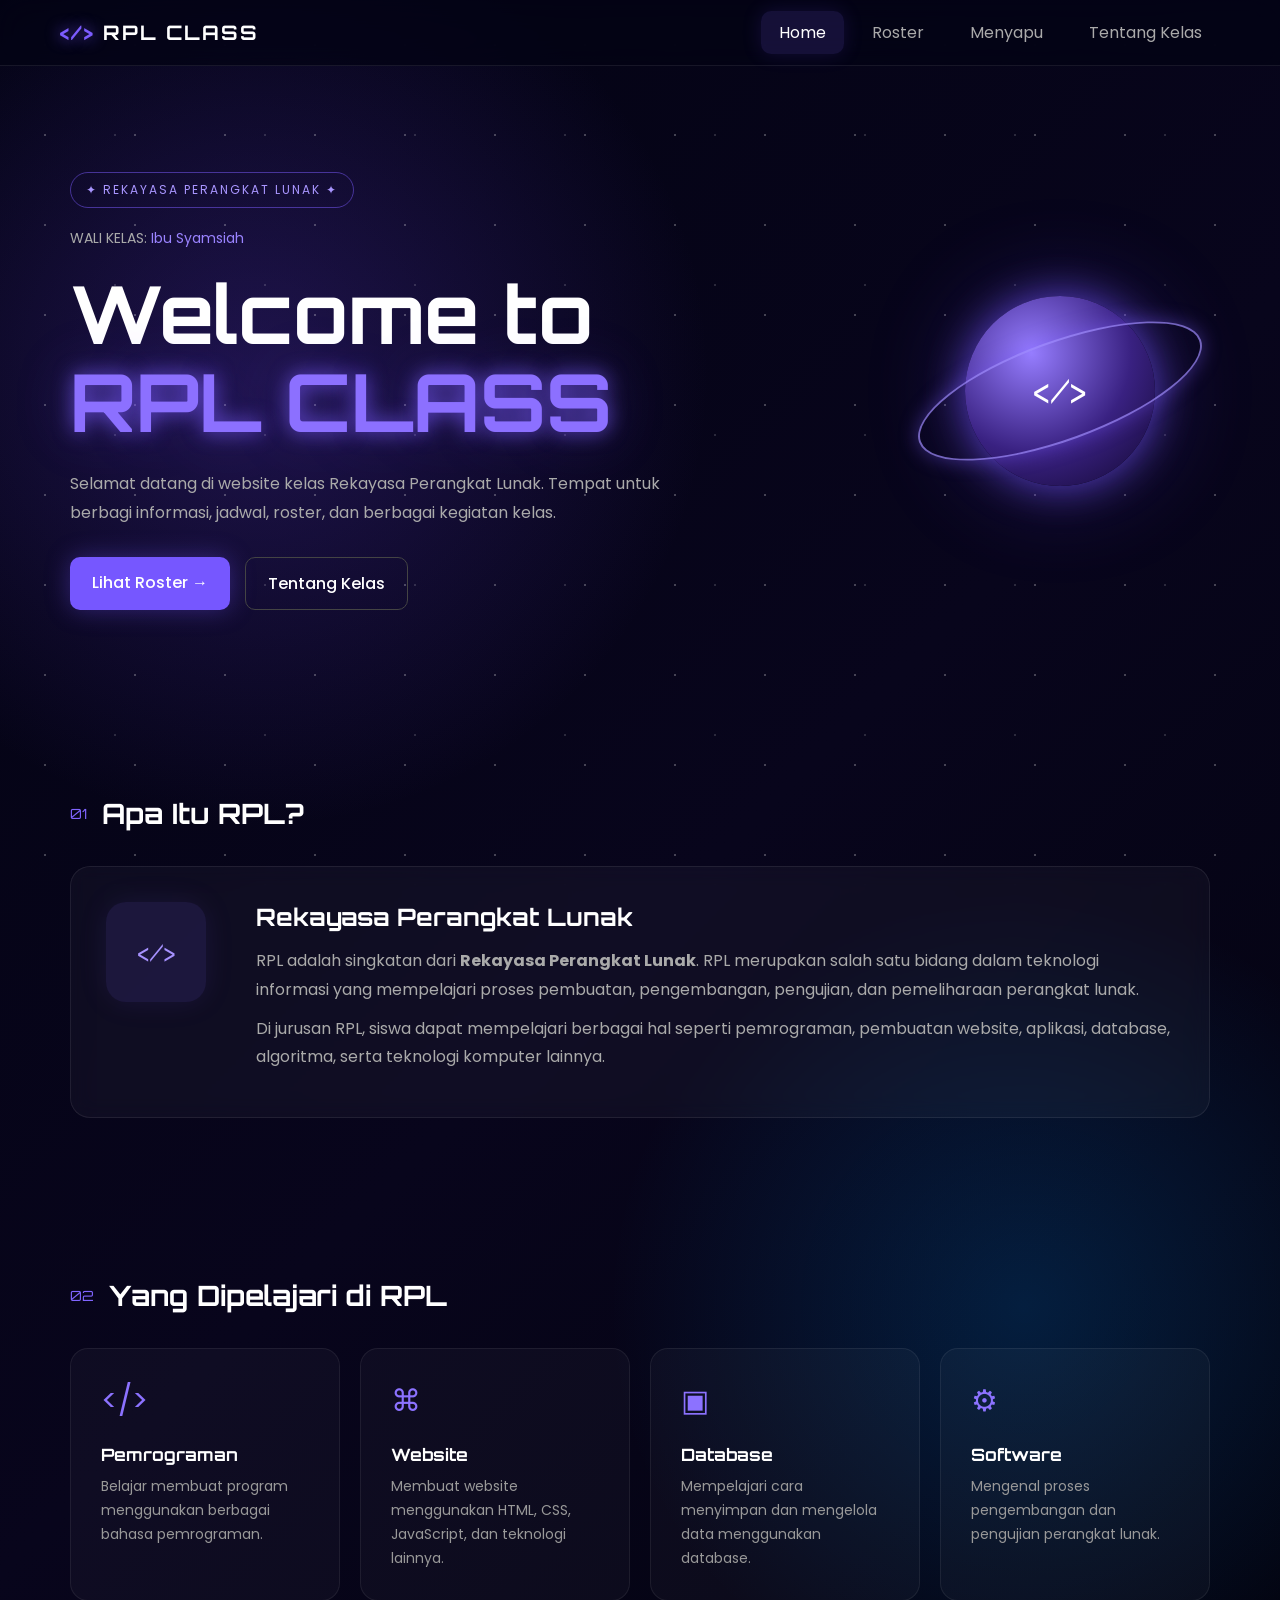
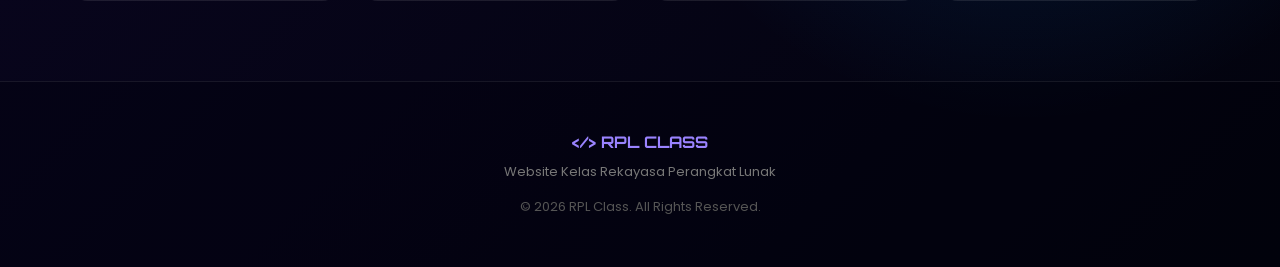
<file: index.html>
<!DOCTYPE html>
<html lang="id">
<head>
    <meta charset="UTF-8">
    <meta name="viewport" content="width=device-width, initial-scale=1.0">
    <title>Kelas RPL | Home</title>

    <link rel="stylesheet" href="style.css">
</head>

<body>

    <!-- NAVBAR -->
    <header>
        <nav class="navbar">

            <div class="logo">
                <span>&lt;/&gt;</span> RPL CLASS
            </div>

            <ul class="nav-menu">
                <li><a href="index.html" class="active">Home</a></li>
                <li><a href="roster.html">Roster</a></li>
                 <li><a href="menyapu.html">Menyapu</a></li>
                <li><a href="tentang.html">Tentang Kelas</a></li>
            </ul>

            <div class="menu-btn" onclick="toggleMenu()">
                ☰
            </div>

        </nav>
    </header>


    <!-- HERO -->
    <section class="hero">

        <div class="hero-content">

            <div class="badge">
                ✦ REKAYASA PERANGKAT LUNAK ✦
            </div>

            <!-- GANTI NAMA WALI KELAS DI SINI -->
            <h3>WALI KELAS: <span>Ibu Syamsiah</span></h3>

            <h1>
                Welcome to<br>
                <span>RPL CLASS</span>
            </h1>

            <p>
                Selamat datang di website kelas Rekayasa Perangkat Lunak.
                Tempat untuk berbagi informasi, jadwal, roster,
                dan berbagai kegiatan kelas.
            </p>

            <div class="hero-buttons">
                <a href="roster.html" class="btn primary">
                    Lihat Roster →
                </a>

                <a href="tentang.html" class="btn secondary">
                    Tentang Kelas
                </a>
            </div>

        </div>

        <div class="planet">
            <div class="planet-ring"></div>
            <div class="planet-core">
                &lt;/&gt;
            </div>
        </div>

    </section>


    <!-- APA ITU RPL -->
    <section class="section">

        <div class="section-title">
            <span>01</span>
            <h2>Apa Itu RPL?</h2>
        </div>

        <div class="rpl-card">

            <div class="rpl-icon">
                &lt;/&gt;
            </div>

            <div>
                <h2>Rekayasa Perangkat Lunak</h2>

                <p>
                    RPL adalah singkatan dari
                    <strong>Rekayasa Perangkat Lunak</strong>.
                    RPL merupakan salah satu bidang dalam teknologi
                    informasi yang mempelajari proses pembuatan,
                    pengembangan, pengujian, dan pemeliharaan perangkat lunak.
                </p>

                <p>
                    Di jurusan RPL, siswa dapat mempelajari berbagai hal
                    seperti pemrograman, pembuatan website, aplikasi,
                    database, algoritma, serta teknologi komputer lainnya.
                </p>
            </div>

        </div>

    </section>


    <!-- YANG DIPELAJARI -->
    <section class="section">

        <div class="section-title">
            <span>02</span>
            <h2>Yang Dipelajari di RPL</h2>
        </div>

        <div class="cards">

            <div class="card">
                <div class="card-icon">&lt;/&gt;</div>
                <h3>Pemrograman</h3>
                <p>
                    Belajar membuat program menggunakan berbagai
                    bahasa pemrograman.
                </p>
            </div>

            <div class="card">
                <div class="card-icon">⌘</div>
                <h3>Website</h3>
                <p>
                    Membuat website menggunakan HTML, CSS,
                    JavaScript, dan teknologi lainnya.
                </p>
            </div>

            <div class="card">
                <div class="card-icon">▣</div>
                <h3>Database</h3>
                <p>
                    Mempelajari cara menyimpan dan mengelola
                    data menggunakan database.
                </p>
            </div>

            <div class="card">
                <div class="card-icon">⚙</div>
                <h3>Software</h3>
                <p>
                    Mengenal proses pengembangan dan pengujian
                    perangkat lunak.
                </p>
            </div>

        </div>

    </section>


    <!-- FOOTER -->
    <footer>
        <div class="footer-logo">&lt;/&gt; RPL CLASS</div>

        <p>
            Website Kelas Rekayasa Perangkat Lunak
        </p>

        <p class="copyright">
            © 2026 RPL Class. All Rights Reserved.
        </p>
    </footer>


    <script src="script.js"></script>

</body>
</html>
</file>
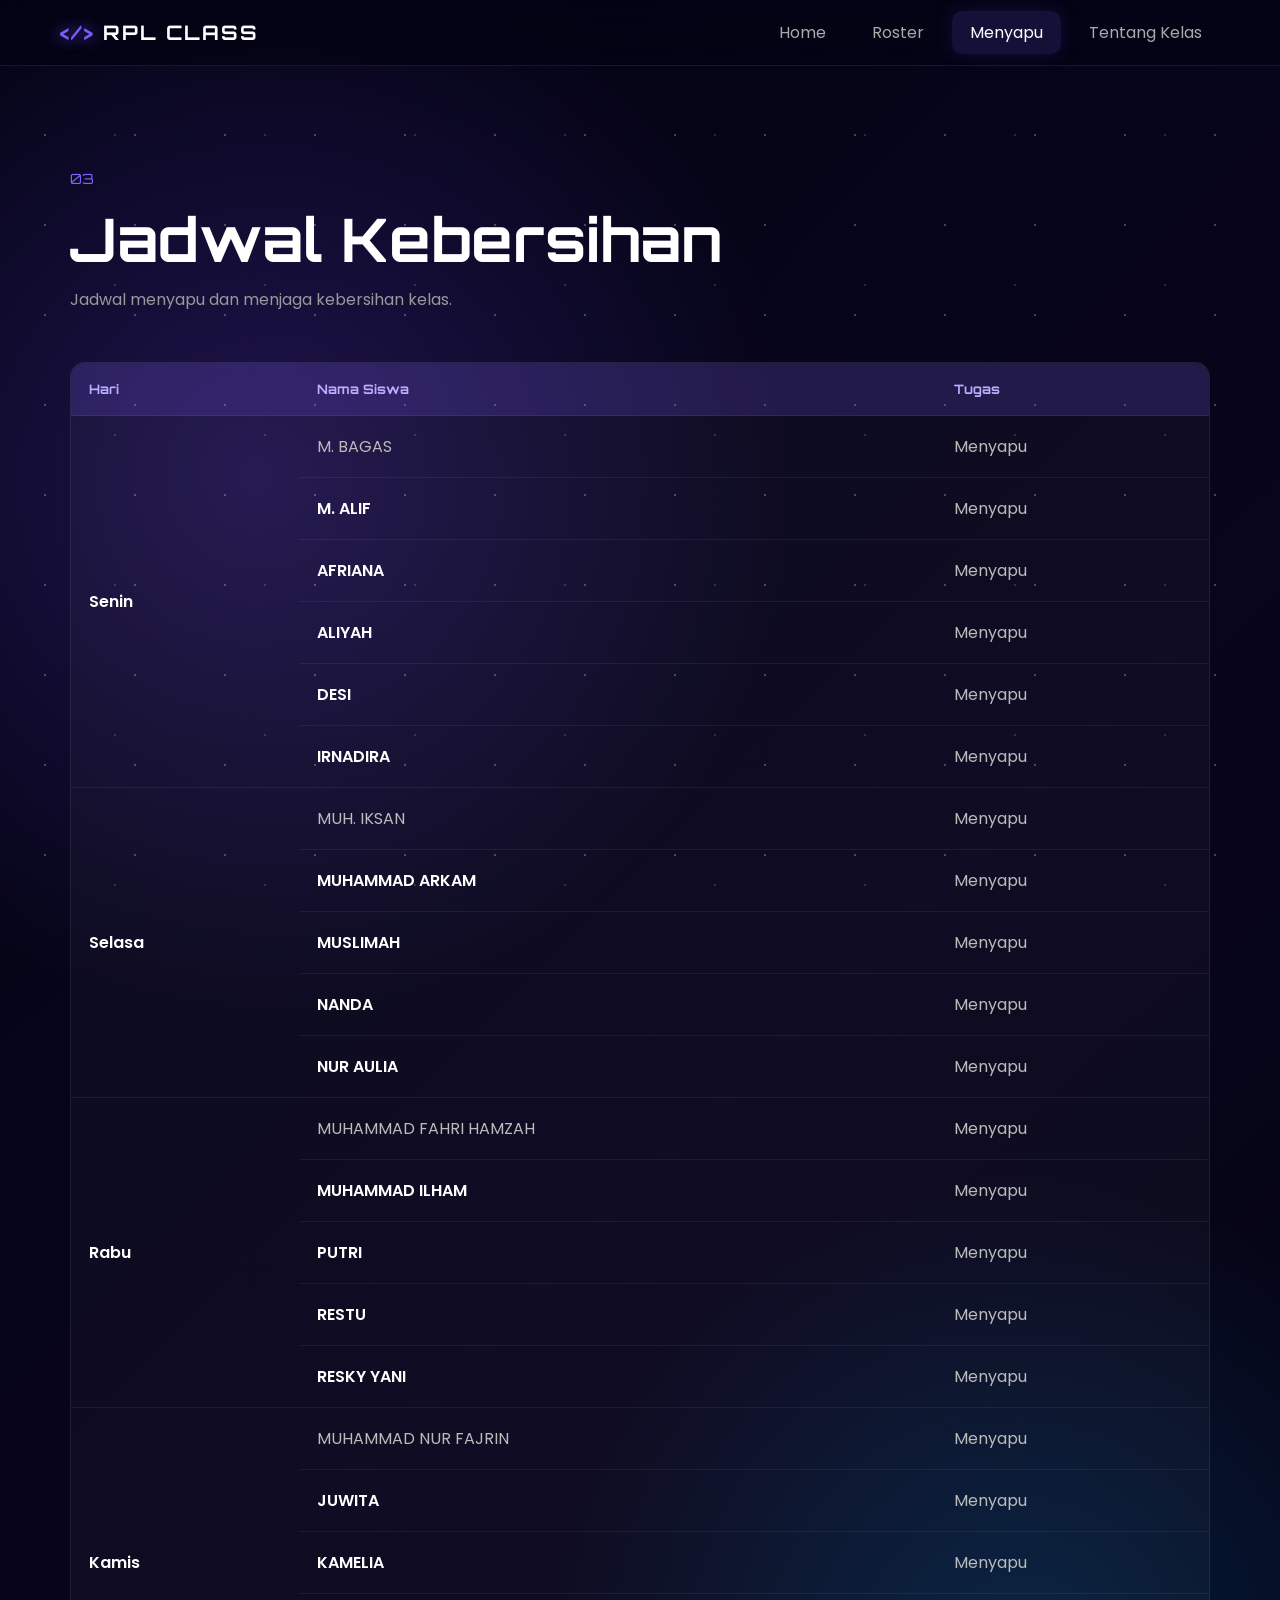
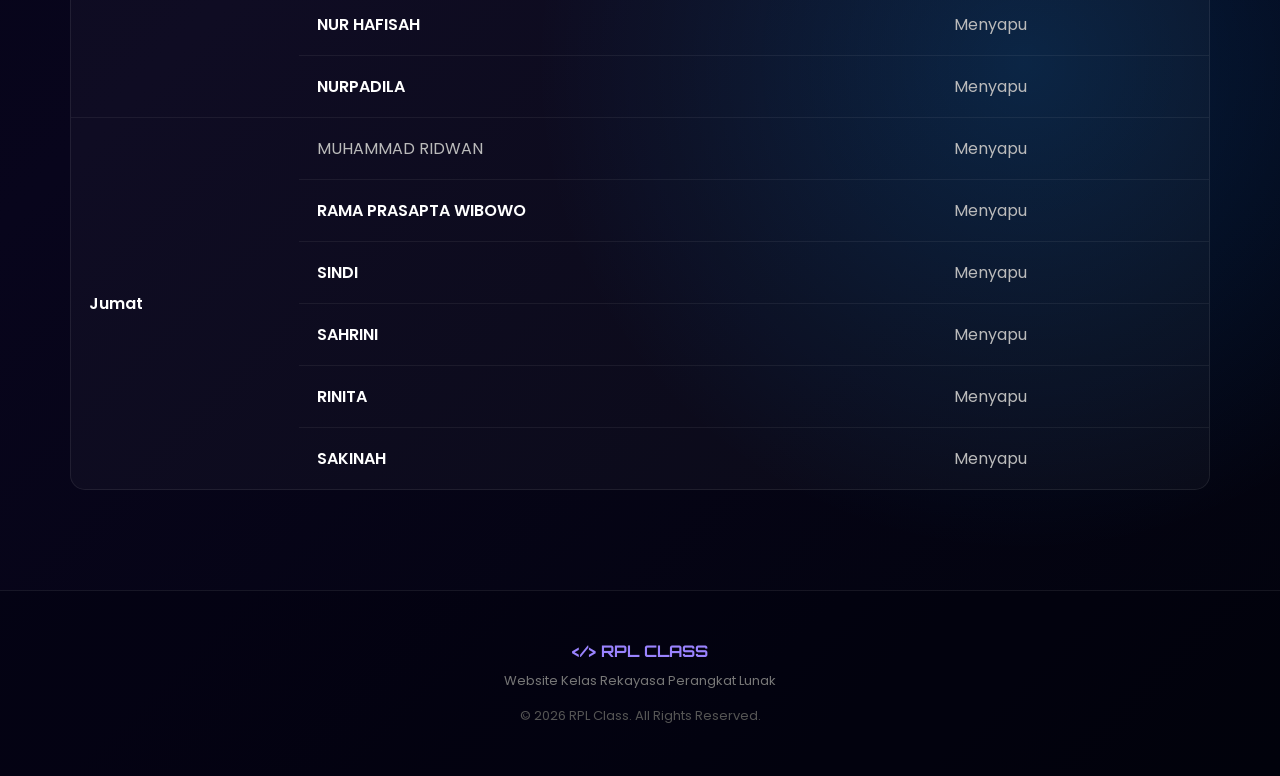
<file: menyapu.html>
<!DOCTYPE html>
<html lang="id">
<head>
    <meta charset="UTF-8">
    <meta name="viewport" content="width=device-width, initial-scale=1.0">

    <title>Kelas RPL | Jadwal Menyapu</title>

    <link rel="stylesheet" href="style.css">
</head>

<body>

    <!-- NAVBAR -->
    <header>
        <nav class="navbar">

            <div class="logo">
                <span>&lt;/&gt;</span> RPL CLASS
            </div>

            <ul class="nav-menu">
                <li><a href="index.html">Home</a></li>
                <li><a href="roster.html">Roster</a></li>
                <li><a href="menyapu.html" class="active">Menyapu</a></li>
                <li><a href="tentang.html">Tentang Kelas</a></li>
            </ul>

            <div class="menu-btn" onclick="toggleMenu()">
                ☰
            </div>

        </nav>
    </header>


    <!-- CONTENT -->
    <main class="page">

        <div class="page-title">

            <span>03</span>

            <h1>Jadwal Kebersihan</h1>

            <p>
                Jadwal menyapu dan menjaga kebersihan kelas.
            </p>

        </div>


        <div class="table-container">

            <table>

                <thead>
                    <tr>
                        <th>Hari</th>
                        <th>Nama Siswa</th>
                        <th>Tugas</th>
                    </tr>
                </thead>

                <tbody>

                    <!-- SENIN -->

                    <tr>
                        <td rowspan="6">Senin</td>
                        <td>M. BAGAS</td>
                        <td>Menyapu</td>
                    </tr>

                    <tr>
                        <td>M. ALIF</td>
                        <td>Menyapu</td>
                    </tr>

                    <tr>
                        <td>AFRIANA</td>
                        <td>Menyapu</td>
                    </tr>

                    <tr>
                        <td>ALIYAH</td>
                        <td>Menyapu</td>
                    </tr>

                    <tr>
                        <td>DESI</td>
                        <td>Menyapu</td>
                    </tr>

                    <tr>
                        <td>IRNADIRA</td>
                        <td>Menyapu</td>
                    </tr>


                    <!-- SELASA -->

                    <tr>
                        <td rowspan="5">Selasa</td>
                        <td>MUH. IKSAN</td>
                        <td>Menyapu</td>
                    </tr>

                    <tr>
                        <td>MUHAMMAD ARKAM</td>
                        <td>Menyapu</td>
                    </tr>

                    <tr>
                        <td>MUSLIMAH</td>
                        <td>Menyapu</td>
                    </tr>

                    <tr>
                        <td>NANDA</td>
                        <td>Menyapu</td>
                    </tr>

                    <tr>
                        <td>NUR AULIA</td>
                        <td>Menyapu</td>
                    </tr>


                    <!-- RABU -->

                    <tr>
                        <td rowspan="5">Rabu</td>
                        <td>MUHAMMAD FAHRI HAMZAH</td>
                        <td>Menyapu</td>
                    </tr>

                    <tr>
                        <td>MUHAMMAD ILHAM</td>
                        <td>Menyapu</td>
                    </tr>

                    <tr>
                        <td>PUTRI</td>
                        <td>Menyapu</td>
                    </tr>

                    <tr>
                        <td>RESTU</td>
                        <td>Menyapu</td>
                    </tr>

                    <tr>
                        <td>RESKY YANI</td>
                        <td>Menyapu</td>
                    </tr>


                    <!-- KAMIS -->

                    <tr>
                        <td rowspan="5">Kamis</td>
                        <td>MUHAMMAD NUR FAJRIN</td>
                        <td>Menyapu</td>
                    </tr>

                    <tr>
                        <td>JUWITA</td>
                        <td>Menyapu</td>
                    </tr>

                    <tr>
                        <td>KAMELIA</td>
                        <td>Menyapu</td>
                    </tr>

                    <tr>
                        <td>NUR HAFISAH</td>
                        <td>Menyapu</td>
                    </tr>

                    <tr>
                        <td>NURPADILA</td>
                        <td>Menyapu</td>
                    </tr>


                    <!-- JUMAT -->

                    <tr>
                        <td rowspan="6">Jumat</td>
                        <td>MUHAMMAD RIDWAN</td>
                        <td>Menyapu</td>
                    </tr>

                    <tr>
                        <td>RAMA PRASAPTA WIBOWO</td>
                        <td>Menyapu</td>
                    </tr>

                    <tr>
                        <td>SINDI</td>
                        <td>Menyapu</td>
                    </tr>

                    <tr>
                        <td>SAHRINI</td>
                        <td>Menyapu</td>
                    </tr>

                    <tr>
                        <td>RINITA</td>
                        <td>Menyapu</td>
                    </tr>

                    <tr>
                        <td>SAKINAH</td>
                        <td>Menyapu</td>
                    </tr>

                </tbody>

            </table>

        </div>

    </main>


    <!-- FOOTER -->

    <footer>

        <div class="footer-logo">
            &lt;/&gt; RPL CLASS
        </div>

        <p>
            Website Kelas Rekayasa Perangkat Lunak
        </p>

        <p class="copyright">
            © 2026 RPL Class. All Rights Reserved.
        </p>

    </footer>


    <script src="script.js"></script>

</body>
</html>
</file>
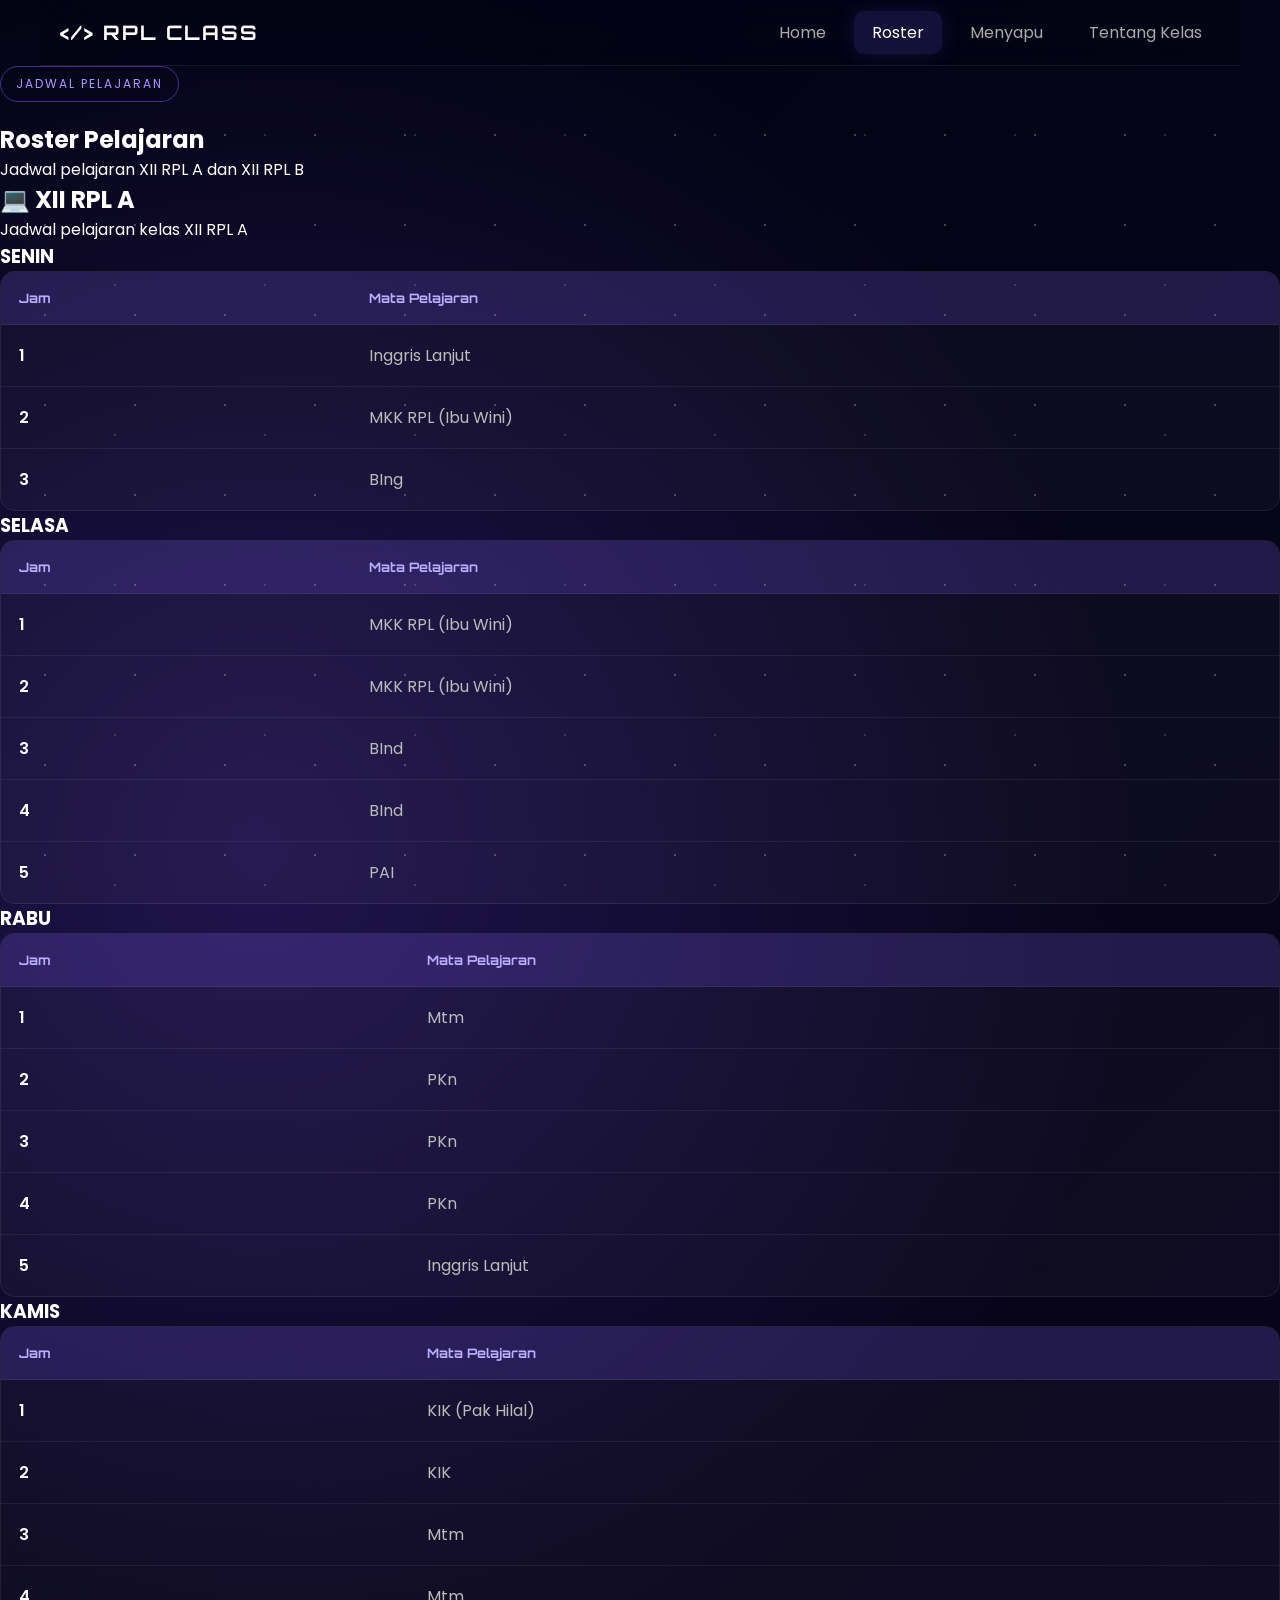
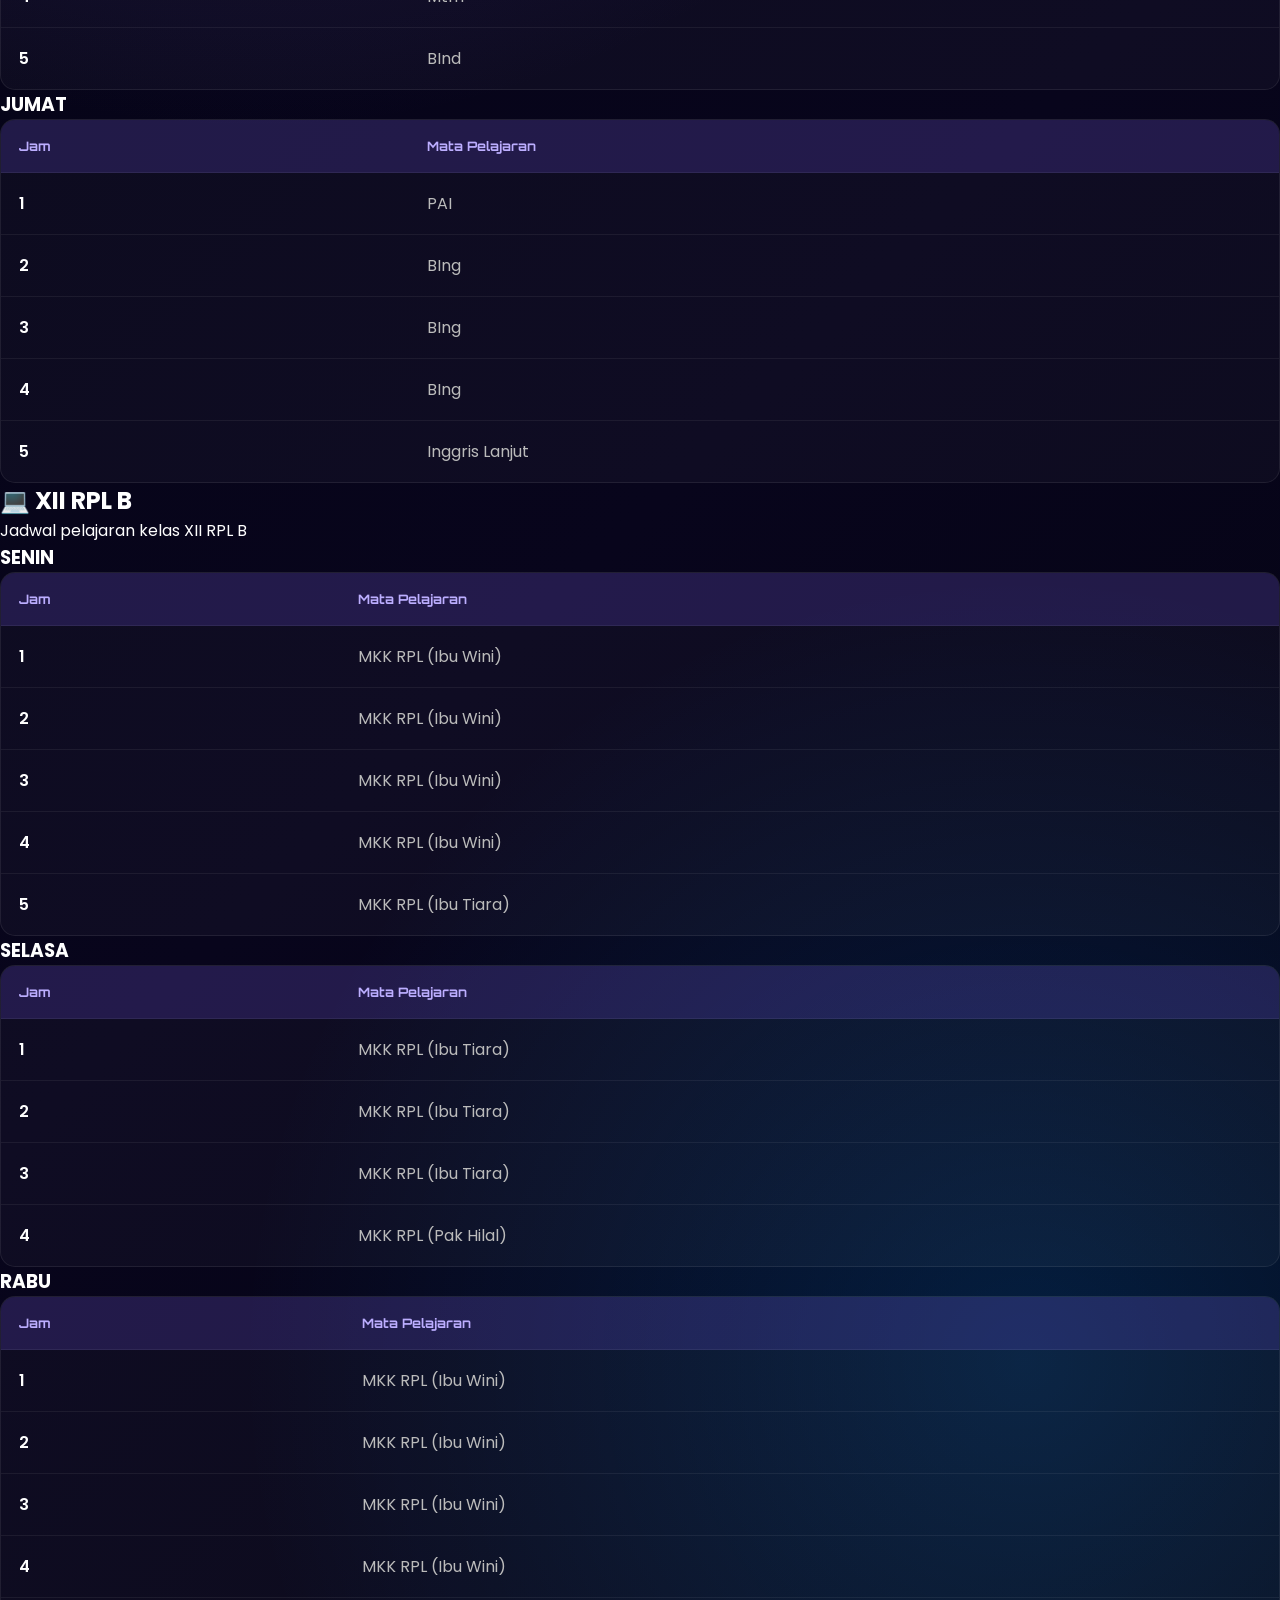
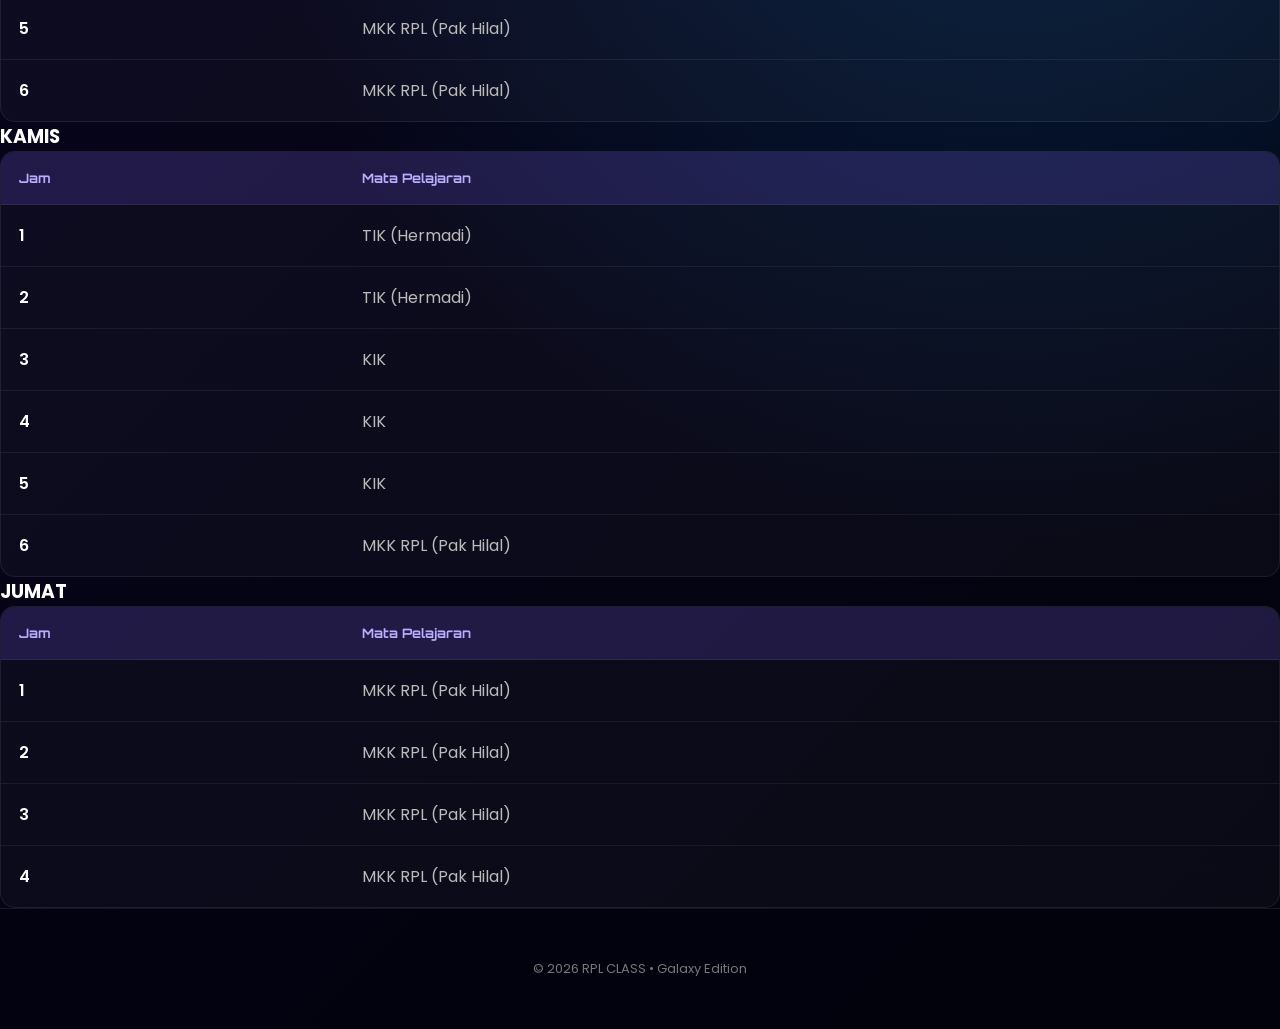
<file: roster.html>
<!DOCTYPE html>
<html lang="id">
<head>
    <meta charset="UTF-8">
    <meta name="viewport" content="width=device-width, initial-scale=1.0">
    <title>Roster Pelajaran | RPL CLASS</title>
    <link rel="stylesheet" href="style.css">
</head>

<body>

<header class="navbar">
    <div class="logo">&lt;/&gt; RPL CLASS</div>

    <ul class="nav-menu">
        <li><a href="index.html">Home</a></li>
        <li><a href="roster.html" class="active">Roster</a></li>
        <li><a href="menyapu.html">Menyapu</a></li>
        <li><a href="tentang.html">Tentang Kelas</a></li>
    </ul>

    <button class="menu-btn" onclick="toggleMenu()">☰</button>
</header>


<main class="container">

    <section class="page-header">
        <span class="badge">JADWAL PELAJARAN</span>
        <h1>Roster Pelajaran</h1>
        <p>Jadwal pelajaran XII RPL A dan XII RPL B</p>
    </section>


    <!-- ================= XII RPL A ================= -->

    <div class="roster-heading">
        <h2>💻 XII RPL A</h2>
        <p>Jadwal pelajaran kelas XII RPL A</p>
    </div>


    <!-- SENIN -->
    <div class="day-title">
        <h3>SENIN</h3>
    </div>

    <div class="table-container">
        <table>
            <thead>
                <tr>
                    <th>Jam</th>
                    <th>Mata Pelajaran</th>
                </tr>
            </thead>

            <tbody>
                <tr>
                    <td>1</td>
                    <td>Inggris Lanjut</td>
                </tr>
                <tr>
                    <td>2</td>
                    <td>MKK RPL <span class="guru">(Ibu Wini)</span></td>
                </tr>
                <tr>
                    <td>3</td>
                    <td>BIng</td>
                </tr>
            </tbody>
        </table>
    </div>


    <!-- SELASA -->
    <div class="day-title">
        <h3>SELASA</h3>
    </div>

    <div class="table-container">
        <table>
            <thead>
                <tr>
                    <th>Jam</th>
                    <th>Mata Pelajaran</th>
                </tr>
            </thead>

            <tbody>
                <tr>
                    <td>1</td>
                    <td>MKK RPL <span class="guru">(Ibu Wini)</span></td>
                </tr>
                <tr>
                    <td>2</td>
                    <td>MKK RPL <span class="guru">(Ibu Wini)</span></td>
                </tr>
                <tr>
                    <td>3</td>
                    <td>BInd</td>
                </tr>
                <tr>
                    <td>4</td>
                    <td>BInd</td>
                </tr>
                <tr>
                    <td>5</td>
                    <td>PAI</td>
                </tr>
            </tbody>
        </table>
    </div>


    <!-- RABU -->
    <div class="day-title">
        <h3>RABU</h3>
    </div>

    <div class="table-container">
        <table>
            <thead>
                <tr>
                    <th>Jam</th>
                    <th>Mata Pelajaran</th>
                </tr>
            </thead>

            <tbody>
                <tr>
                    <td>1</td>
                    <td>Mtm</td>
                </tr>
                <tr>
                    <td>2</td>
                    <td>PKn</td>
                </tr>
                <tr>
                    <td>3</td>
                    <td>PKn</td>
                </tr>
                <tr>
                    <td>4</td>
                    <td>PKn</td>
                </tr>
                <tr>
                    <td>5</td>
                    <td>Inggris Lanjut</td>
                </tr>
            </tbody>
        </table>
    </div>


    <!-- KAMIS -->
    <div class="day-title">
        <h3>KAMIS</h3>
    </div>

    <div class="table-container">
        <table>
            <thead>
                <tr>
                    <th>Jam</th>
                    <th>Mata Pelajaran</th>
                </tr>
            </thead>

            <tbody>
                <tr>
                    <td>1</td>
                    <td>KIK <span class="guru">(Pak Hilal)</span></td>
                </tr>
                <tr>
                    <td>2</td>
                    <td>KIK</td>
                </tr>
                <tr>
                    <td>3</td>
                    <td>Mtm</td>
                </tr>
                <tr>
                    <td>4</td>
                    <td>Mtm</td>
                </tr>
                <tr>
                    <td>5</td>
                    <td>BInd</td>
                </tr>
            </tbody>
        </table>
    </div>


    <!-- JUMAT -->
    <div class="day-title">
        <h3>JUMAT</h3>
    </div>

    <div class="table-container">
        <table>
            <thead>
                <tr>
                    <th>Jam</th>
                    <th>Mata Pelajaran</th>
                </tr>
            </thead>

            <tbody>
                <tr>
                    <td>1</td>
                    <td>PAI</td>
                </tr>
                <tr>
                    <td>2</td>
                    <td>BIng</td>
                </tr>
                <tr>
                    <td>3</td>
                    <td>BIng</td>
                </tr>
                <tr>
                    <td>4</td>
                    <td>BIng</td>
                </tr>
                <tr>
                    <td>5</td>
                    <td>Inggris Lanjut</td>
                </tr>
            </tbody>
        </table>
    </div>



    <!-- ================= XII RPL B ================= -->

    <div class="roster-heading roster-b">
        <h2>💻 XII RPL B</h2>
        <p>Jadwal pelajaran kelas XII RPL B</p>
    </div>


    <!-- SENIN -->
    <div class="day-title">
        <h3>SENIN</h3>
    </div>

    <div class="table-container">
        <table>
            <thead>
                <tr>
                    <th>Jam</th>
                    <th>Mata Pelajaran</th>
                </tr>
            </thead>

            <tbody>
                <tr>
                    <td>1</td>
                    <td>MKK RPL <span class="guru">(Ibu Wini)</span></td>
                </tr>
                <tr>
                    <td>2</td>
                    <td>MKK RPL <span class="guru">(Ibu Wini)</span></td>
                </tr>
                <tr>
                    <td>3</td>
                    <td>MKK RPL <span class="guru">(Ibu Wini)</span></td>
                </tr>
                <tr>
                    <td>4</td>
                    <td>MKK RPL <span class="guru">(Ibu Wini)</span></td>
                </tr>
                <tr>
                    <td>5</td>
                    <td>MKK RPL <span class="guru">(Ibu Tiara)</span></td>
                </tr>
            </tbody>
        </table>
    </div>


    <!-- SELASA -->
    <div class="day-title">
        <h3>SELASA</h3>
    </div>

    <div class="table-container">
        <table>
            <thead>
                <tr>
                    <th>Jam</th>
                    <th>Mata Pelajaran</th>
                </tr>
            </thead>

            <tbody>
                <tr>
                    <td>1</td>
                    <td>MKK RPL <span class="guru">(Ibu Tiara)</span></td>
                </tr>
                <tr>
                    <td>2</td>
                    <td>MKK RPL <span class="guru">(Ibu Tiara)</span></td>
                </tr>
                <tr>
                    <td>3</td>
                    <td>MKK RPL <span class="guru">(Ibu Tiara)</span></td>
                </tr>
                <tr>
                    <td>4</td>
                    <td>MKK RPL <span class="guru">(Pak Hilal)</span></td>
                </tr>
            </tbody>
        </table>
    </div>


    <!-- RABU -->
    <div class="day-title">
        <h3>RABU</h3>
    </div>

    <div class="table-container">
        <table>
            <thead>
                <tr>
                    <th>Jam</th>
                    <th>Mata Pelajaran</th>
                </tr>
            </thead>

            <tbody>
                <tr>
                    <td>1</td>
                    <td>MKK RPL <span class="guru">(Ibu Wini)</span></td>
                </tr>
                <tr>
                    <td>2</td>
                    <td>MKK RPL <span class="guru">(Ibu Wini)</span></td>
                </tr>
                <tr>
                    <td>3</td>
                    <td>MKK RPL <span class="guru">(Ibu Wini)</span></td>
                </tr>
                <tr>
                    <td>4</td>
                    <td>MKK RPL <span class="guru">(Ibu Wini)</span></td>
                </tr>
                <tr>
                    <td>5</td>
                    <td>MKK RPL <span class="guru">(Pak Hilal)</span></td>
                </tr>
                <tr>
                    <td>6</td>
                    <td>MKK RPL <span class="guru">(Pak Hilal)</span></td>
                </tr>
            </tbody>
        </table>
    </div>


    <!-- KAMIS -->
    <div class="day-title">
        <h3>KAMIS</h3>
    </div>

    <div class="table-container">
        <table>
            <thead>
                <tr>
                    <th>Jam</th>
                    <th>Mata Pelajaran</th>
                </tr>
            </thead>

            <tbody>
                <tr>
                    <td>1</td>
                    <td>TIK <span class="guru">(Hermadi)</span></td>
                </tr>
                <tr>
                    <td>2</td>
                    <td>TIK <span class="guru">(Hermadi)</span></td>
                </tr>
                <tr>
                    <td>3</td>
                    <td>KIK</td>
                </tr>
                <tr>
                    <td>4</td>
                    <td>KIK</td>
                </tr>
                <tr>
                    <td>5</td>
                    <td>KIK</td>
                </tr>
                <tr>
                    <td>6</td>
                    <td>MKK RPL <span class="guru">(Pak Hilal)</span></td>
                </tr>
            </tbody>
        </table>
    </div>


    <!-- JUMAT -->
    <div class="day-title">
        <h3>JUMAT</h3>
    </div>

    <div class="table-container">
        <table>
            <thead>
                <tr>
                    <th>Jam</th>
                    <th>Mata Pelajaran</th>
                </tr>
            </thead>

            <tbody>
                <tr>
                    <td>1</td>
                    <td>MKK RPL <span class="guru">(Pak Hilal)</span></td>
                </tr>
                <tr>
                    <td>2</td>
                    <td>MKK RPL <span class="guru">(Pak Hilal)</span></td>
                </tr>
                <tr>
                    <td>3</td>
                    <td>MKK RPL <span class="guru">(Pak Hilal)</span></td>
                </tr>
                <tr>
                    <td>4</td>
                    <td>MKK RPL <span class="guru">(Pak Hilal)</span></td>
                </tr>
            </tbody>
        </table>
    </div>

</main>


<footer>
    <p>© 2026 RPL CLASS • Galaxy Edition</p>
</footer>

<script src="script.js"></script>

</body>
</html>
</file>
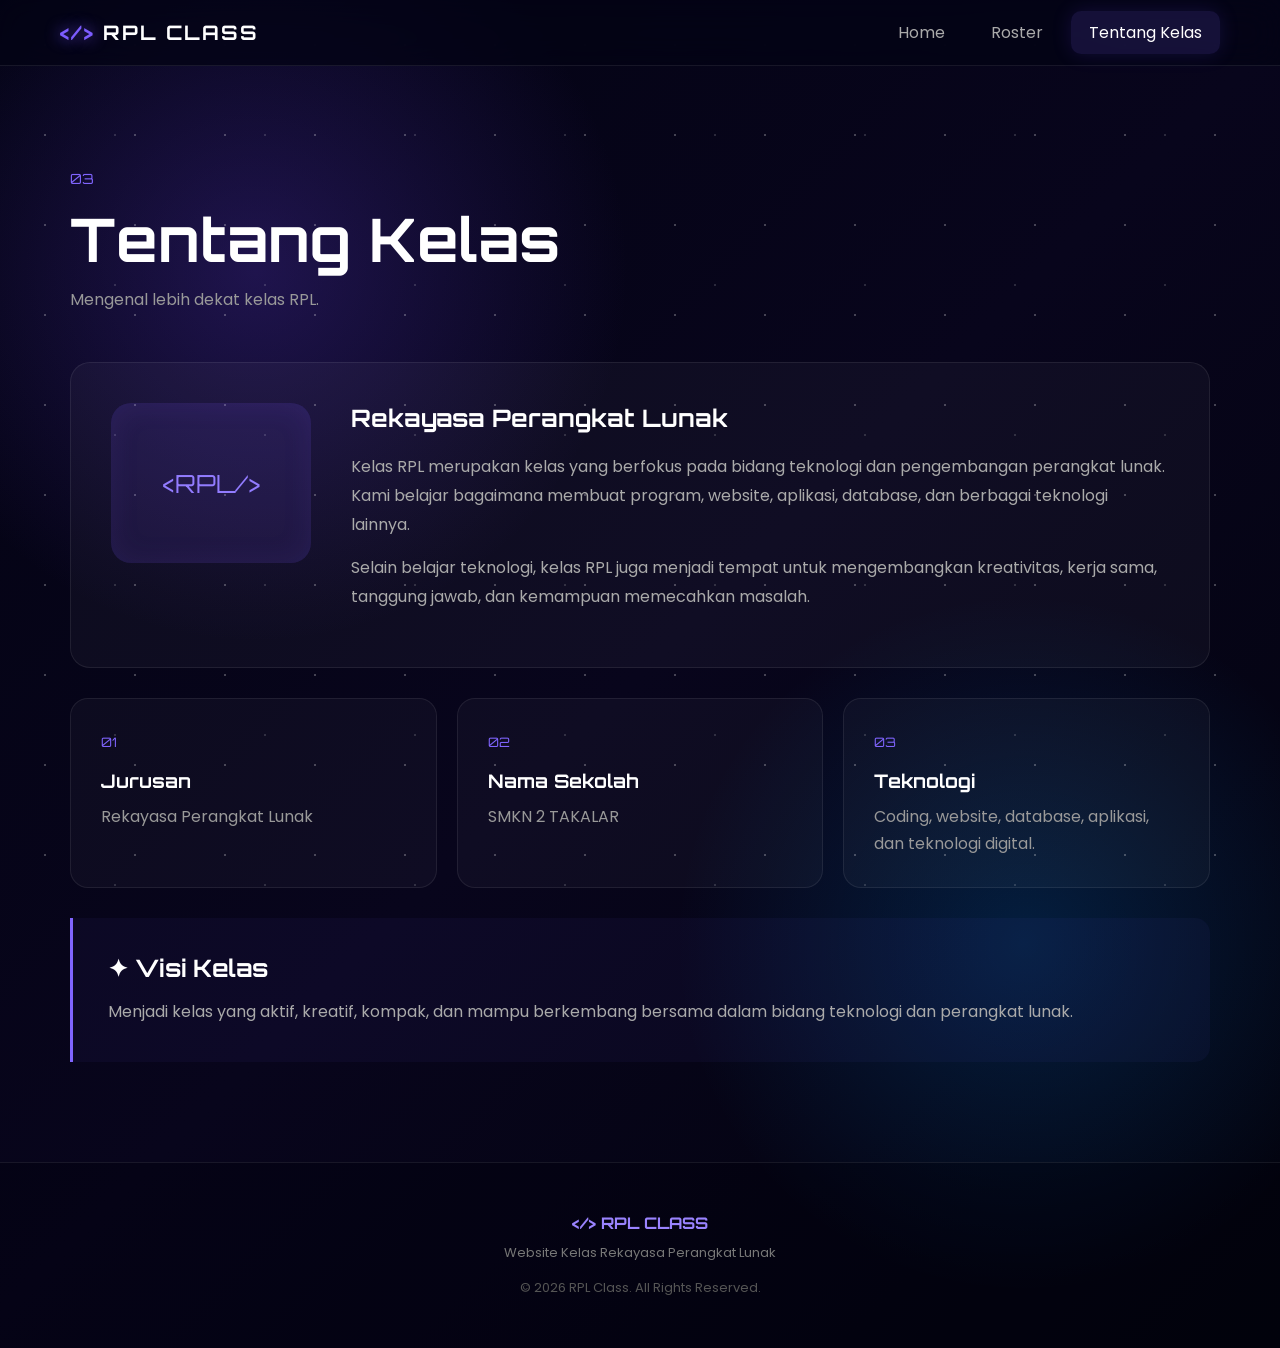
<file: tentang.html>
<!DOCTYPE html>
<html lang="id">
<head>

    <meta charset="UTF-8">
    <meta name="viewport" content="width=device-width, initial-scale=1.0">

    <title>Kelas RPL | Tentang</title>

    <link rel="stylesheet" href="style.css">

</head>

<body>


    <!-- NAVBAR -->

    <header>

        <nav class="navbar">

            <div class="logo">
                <span>&lt;/&gt;</span> RPL CLASS
            </div>

            <ul class="nav-menu">

                <li>
                    <a href="index.html">
                        Home
                    </a>
                </li>

                <li>
                    <a href="roster.html">
                        Roster
                    </a>
                </li>

                <li>
                    <a href="tentang.html" class="active">
                        Tentang Kelas
                    </a>
                </li>

            </ul>

            <div class="menu-btn" onclick="toggleMenu()">
                ☰
            </div>

        </nav>

    </header>


    <!-- CONTENT -->

    <main class="page">

        <div class="page-title">

            <span>03</span>

            <h1>Tentang Kelas</h1>

            <p>
                Mengenal lebih dekat kelas RPL.
            </p>

        </div>


        <section class="about-box">

            <div class="about-symbol">
                &lt;RPL/&gt;
            </div>

            <div>

                <h2>
                    Rekayasa Perangkat Lunak
                </h2>

                <p>
                    Kelas RPL merupakan kelas yang berfokus pada
                    bidang teknologi dan pengembangan perangkat lunak.
                    Kami belajar bagaimana membuat program, website,
                    aplikasi, database, dan berbagai teknologi lainnya.
                </p>

                <p>
                    Selain belajar teknologi, kelas RPL juga menjadi
                    tempat untuk mengembangkan kreativitas, kerja sama,
                    tanggung jawab, dan kemampuan memecahkan masalah.
                </p>

            </div>

        </section>


        <!-- INFORMASI -->

        <section class="info-grid">

            <div class="info-card">

                <span>01</span>

                <h3>Jurusan</h3>

                <p>
                    Rekayasa Perangkat Lunak
                </p>

            </div>


            <div class="info-card">

                <span>02</span>

                <h3>Nama Sekolah</h3>

                <p>
                    SMKN 2 TAKALAR
                </p>

            </div>


            <div class="info-card">

                <span>03</span>

                <h3>Teknologi</h3>

                <p>
                    Coding, website, database,
                    aplikasi, dan teknologi digital.
                </p>

            </div>

        </section>


        <!-- VISI -->

        <section class="vision">

            <h2>✦ Visi Kelas</h2>

            <p>
                Menjadi kelas yang aktif, kreatif, kompak,
                dan mampu berkembang bersama dalam bidang
                teknologi dan perangkat lunak.
            </p>

        </section>


    </main>


    <footer>

        <div class="footer-logo">
            &lt;/&gt; RPL CLASS
        </div>

        <p>
            Website Kelas Rekayasa Perangkat Lunak
        </p>

        <p class="copyright">
            © 2026 RPL Class. All Rights Reserved.
        </p>

    </footer>


    <script src="script.js"></script>

</body>
</html>
</file>
<file: style.css>
@import url('https://fonts.googleapis.com/css2?family=Orbitron:wght@400;500;600;700;800&family=Poppins:wght@300;400;500;600;700&display=swap');


* {
    margin: 0;
    padding: 0;
    box-sizing: border-box;
}


html {
    scroll-behavior: smooth;
}


body {
    font-family: 'Poppins', sans-serif;

    color: white;

    background:
        radial-gradient(circle at 20% 20%, rgba(80, 50, 180, 0.35), transparent 25%),
        radial-gradient(circle at 80% 70%, rgba(0, 150, 255, 0.18), transparent 25%),
        linear-gradient(135deg, #030313, #08051c 50%, #02030d);

    min-height: 100vh;

    overflow-x: hidden;
}


/* BINTANG */

body::before {
    content: "";

    position: fixed;

    inset: 0;

    pointer-events: none;

    background-image:
        radial-gradient(white 1px, transparent 1px),
        radial-gradient(rgba(255,255,255,.6) 1px, transparent 1px);

    background-size: 90px 90px, 150px 150px;

    background-position: 0 0, 40px 60px;

    opacity: .25;

    z-index: -1;
}


/* NAVBAR */

header {
    position: sticky;

    top: 0;

    z-index: 100;

    backdrop-filter: blur(15px);

    background: rgba(3, 3, 20, .75);

    border-bottom: 1px solid rgba(255,255,255,.08);
}


.navbar {
    max-width: 1200px;

    margin: auto;

    padding: 20px;

    display: flex;

    justify-content: space-between;

    align-items: center;
}


.logo {
    font-family: 'Orbitron', sans-serif;

    font-size: 20px;

    font-weight: 700;

    letter-spacing: 2px;
}


.logo span {
    color: #7c5cff;

    text-shadow: 0 0 15px #7c5cff;
}


.nav-menu {
    display: flex;

    list-style: none;

    gap: 10px;
}


.nav-menu a {
    color: #aaa;

    text-decoration: none;

    padding: 10px 18px;

    border-radius: 10px;

    transition: .3s;
}


.nav-menu a:hover,
.nav-menu a.active {
    color: white;

    background: rgba(124, 92, 255, .15);

    box-shadow: 0 0 20px rgba(124,92,255,.15);
}


.menu-btn {
    display: none;

    font-size: 25px;

    cursor: pointer;
}


/* HERO */

.hero {
    max-width: 1200px;

    min-height: 650px;

    margin: auto;

    padding: 80px 30px;

    display: flex;

    align-items: center;

    justify-content: space-between;

    gap: 50px;
}


.hero-content {
    max-width: 650px;
}


.badge {
    display: inline-block;

    padding: 8px 15px;

    border: 1px solid rgba(124,92,255,.5);

    border-radius: 30px;

    color: #a996ff;

    font-size: 12px;

    letter-spacing: 2px;

    margin-bottom: 20px;
}


.hero h3 {
    font-size: 14px;

    font-weight: 400;

    color: #aaa;

    margin-bottom: 20px;
}


.hero h3 span {
    color: #9a83ff;
}


.hero h1 {
    font-family: 'Orbitron', sans-serif;

    font-size: clamp(45px, 7vw, 80px);

    line-height: 1.1;

    margin-bottom: 25px;
}


.hero h1 span {
    color: #8c70ff;

    text-shadow:
        0 0 20px rgba(124,92,255,.8),
        0 0 60px rgba(124,92,255,.3);
}


.hero p {
    color: #aaa;

    line-height: 1.8;

    max-width: 600px;

    margin-bottom: 30px;
}


/* BUTTON */

.hero-buttons {
    display: flex;

    gap: 15px;

    flex-wrap: wrap;
}


.btn {
    text-decoration: none;

    padding: 13px 22px;

    border-radius: 10px;

    font-weight: 500;

    transition: .3s;
}


.btn.primary {
    background: #7657ff;

    color: white;

    box-shadow: 0 0 25px rgba(118,87,255,.35);
}


.btn.primary:hover {
    transform: translateY(-3px);

    box-shadow: 0 0 35px rgba(118,87,255,.6);
}


.btn.secondary {
    color: white;

    border: 1px solid #444;
}


.btn.secondary:hover {
    border-color: #8065ff;

    background: rgba(124,92,255,.1);
}


/* PLANET */

.planet {
    width: 300px;

    height: 300px;

    position: relative;

    display: flex;

    align-items: center;

    justify-content: center;
}


.planet-core {
    width: 190px;

    height: 190px;

    border-radius: 50%;

    display: flex;

    align-items: center;

    justify-content: center;

    font-family: 'Orbitron';

    font-size: 35px;

    background:
        radial-gradient(circle at 35% 30%, #967dff, #392181 55%, #11072e);

    box-shadow:
        0 0 40px rgba(116,82,255,.7),
        0 0 100px rgba(116,82,255,.3);
}


.planet-ring {
    position: absolute;

    width: 300px;

    height: 100px;

    border: 2px solid rgba(160,140,255,.7);

    border-radius: 50%;

    transform: rotate(-20deg);

    box-shadow: 0 0 20px rgba(124,92,255,.4);
}


/* SECTION */

.section {
    max-width: 1200px;

    margin: auto;

    padding: 80px 30px;
}


.section-title {
    display: flex;

    align-items: center;

    gap: 15px;

    margin-bottom: 35px;
}


.section-title span {
    color: #8065ff;

    font-family: 'Orbitron';

    font-size: 14px;
}


.section-title h2 {
    font-family: 'Orbitron';

    font-size: 28px;
}


/* RPL CARD */

.rpl-card {
    display: grid;

    grid-template-columns: 120px 1fr;

    gap: 30px;

    padding: 35px;

    border: 1px solid rgba(255,255,255,.08);

    background: rgba(255,255,255,.035);

    border-radius: 20px;

    backdrop-filter: blur(10px);

    transition: .3s;
}


.rpl-card:hover {
    border-color: rgba(124,92,255,.5);

    transform: translateY(-4px);
}


.rpl-icon {
    width: 100px;

    height: 100px;

    display: flex;

    align-items: center;

    justify-content: center;

    border-radius: 20px;

    font-family: 'Orbitron';

    font-size: 25px;

    color: #a692ff;

    background: rgba(124,92,255,.12);

    box-shadow: 0 0 30px rgba(124,92,255,.1);
}


.rpl-card h2 {
    margin-bottom: 15px;

    font-family: 'Orbitron';
}


.rpl-card p {
    color: #aaa;

    line-height: 1.8;

    margin-bottom: 10px;
}


/* CARDS */

.cards {
    display: grid;

    grid-template-columns: repeat(4, 1fr);

    gap: 20px;
}


.card {
    padding: 30px;

    border-radius: 18px;

    border: 1px solid rgba(255,255,255,.07);

    background: rgba(255,255,255,.03);

    transition: .3s;
}


.card:hover {
    transform: translateY(-7px);

    border-color: rgba(124,92,255,.5);

    box-shadow: 0 15px 40px rgba(0,0,0,.3);
}


.card-icon {
    font-size: 30px;

    color: #8c72ff;

    margin-bottom: 20px;
}


.card h3 {
    margin-bottom: 10px;

    font-family: 'Orbitron';

    font-size: 17px;
}


.card p {
    color: #999;

    font-size: 14px;

    line-height: 1.7;
}


/* PAGE */

.page {
    max-width: 1200px;

    margin: auto;

    padding: 100px 30px;

    min-height: 700px;
}


.page-title {
    margin-bottom: 50px;
}


.page-title span {
    color: #8065ff;

    font-family: 'Orbitron';

    font-size: 14px;
}


.page-title h1 {
    font-family: 'Orbitron';

    font-size: clamp(35px, 6vw, 60px);

    margin: 10px 0;
}


.page-title p {
    color: #999;
}


/* TABLE */

.table-container {
    overflow-x: auto;

    border-radius: 15px;

    border: 1px solid rgba(255,255,255,.08);

    background: rgba(255,255,255,.03);
}


table {
    width: 100%;

    border-collapse: collapse;

    min-width: 700px;
}


th {
    background: rgba(124,92,255,.18);

    color: #bcaeff;

    font-family: 'Orbitron';

    font-size: 13px;

    padding: 18px;

    text-align: left;
}


td {
    padding: 18px;

    border-top: 1px solid rgba(255,255,255,.06);

    color: #bbb;
}


tr {
    transition: .2s;
}


tbody tr:hover {
    background: rgba(124,92,255,.07);
}


td:first-child {
    color: white;

    font-weight: 600;
}


/* ABOUT */

.about-box {
    display: grid;

    grid-template-columns: 200px 1fr;

    gap: 40px;

    padding: 40px;

    border-radius: 20px;

    background: rgba(255,255,255,.035);

    border: 1px solid rgba(255,255,255,.08);
}


.about-symbol {
    display: flex;

    justify-content: center;

    align-items: center;

    height: 160px;

    border-radius: 20px;

    background: rgba(124,92,255,.1);

    color: #927cff;

    font-family: 'Orbitron';

    font-size: 25px;

    box-shadow: inset 0 0 30px rgba(124,92,255,.1);
}


.about-box h2 {
    font-family: 'Orbitron';

    margin-bottom: 20px;
}


.about-box p {
    color: #aaa;

    line-height: 1.8;

    margin-bottom: 15px;
}


/* INFO */

.info-grid {
    display: grid;

    grid-template-columns: repeat(3, 1fr);

    gap: 20px;

    margin-top: 30px;
}


.info-card {
    padding: 30px;

    background: rgba(255,255,255,.03);

    border: 1px solid rgba(255,255,255,.08);

    border-radius: 18px;
}


.info-card span {
    color: #8065ff;

    font-family: 'Orbitron';

    font-size: 13px;
}


.info-card h3 {
    margin: 15px 0 10px;

    font-family: 'Orbitron';
}


.info-card p {
    color: #999;

    line-height: 1.7;
}


/* VISI */

.vision {
    margin-top: 30px;

    padding: 35px;

    border-left: 3px solid #8065ff;

    background: rgba(124,92,255,.05);

    border-radius: 0 15px 15px 0;
}


.vision h2 {
    font-family: 'Orbitron';

    margin-bottom: 15px;
}


.vision p {
    color: #aaa;

    line-height: 1.8;
}


/* FOOTER */

footer {
    text-align: center;

    padding: 50px 20px;

    border-top: 1px solid rgba(255,255,255,.08);

    background: rgba(0,0,10,.3);
}


.footer-logo {
    font-family: 'Orbitron';

    font-weight: 700;

    color: #9a83ff;

    margin-bottom: 10px;
}


footer p {
    color: #777;

    font-size: 13px;
}


footer .copyright {
    margin-top: 15px;

    color: #555;
}


/* RESPONSIVE */

@media (max-width: 850px) {

    .nav-menu {
        position: absolute;

        top: 70px;

        left: 0;

        width: 100%;

        display: none;

        flex-direction: column;

        padding: 20px;

        background: rgba(3,3,20,.97);
    }


    .nav-menu.show {
        display: flex;
    }


    .menu-btn {
        display: block;
    }


    .hero {
        flex-direction: column;

        text-align: center;

        padding-top: 60px;
    }


    .hero-buttons {
        justify-content: center;
    }


    .planet {
        transform: scale(.8);
    }


    .cards {
        grid-template-columns: repeat(2, 1fr);
    }


    .rpl-card {
        grid-template-columns: 1fr;
    }


    .rpl-icon {
        margin: auto;
    }


    .about-box {
        grid-template-columns: 1fr;
    }


    .about-symbol {
        max-width: 250px;
    }


    .info-grid {
        grid-template-columns: 1fr;
    }

}


@media (max-width: 500px) {

    .navbar {
        padding: 15px;
    }


    .hero {
        padding: 50px 20px;
    }


    .hero h1 {
        font-size: 42px;
    }


    .section,
    .page {
        padding-left: 20px;

        padding-right: 20px;
    }


    .cards {
        grid-template-columns: 1fr;
    }


    .planet {
        transform: scale(.65);
    }

}
</file>
